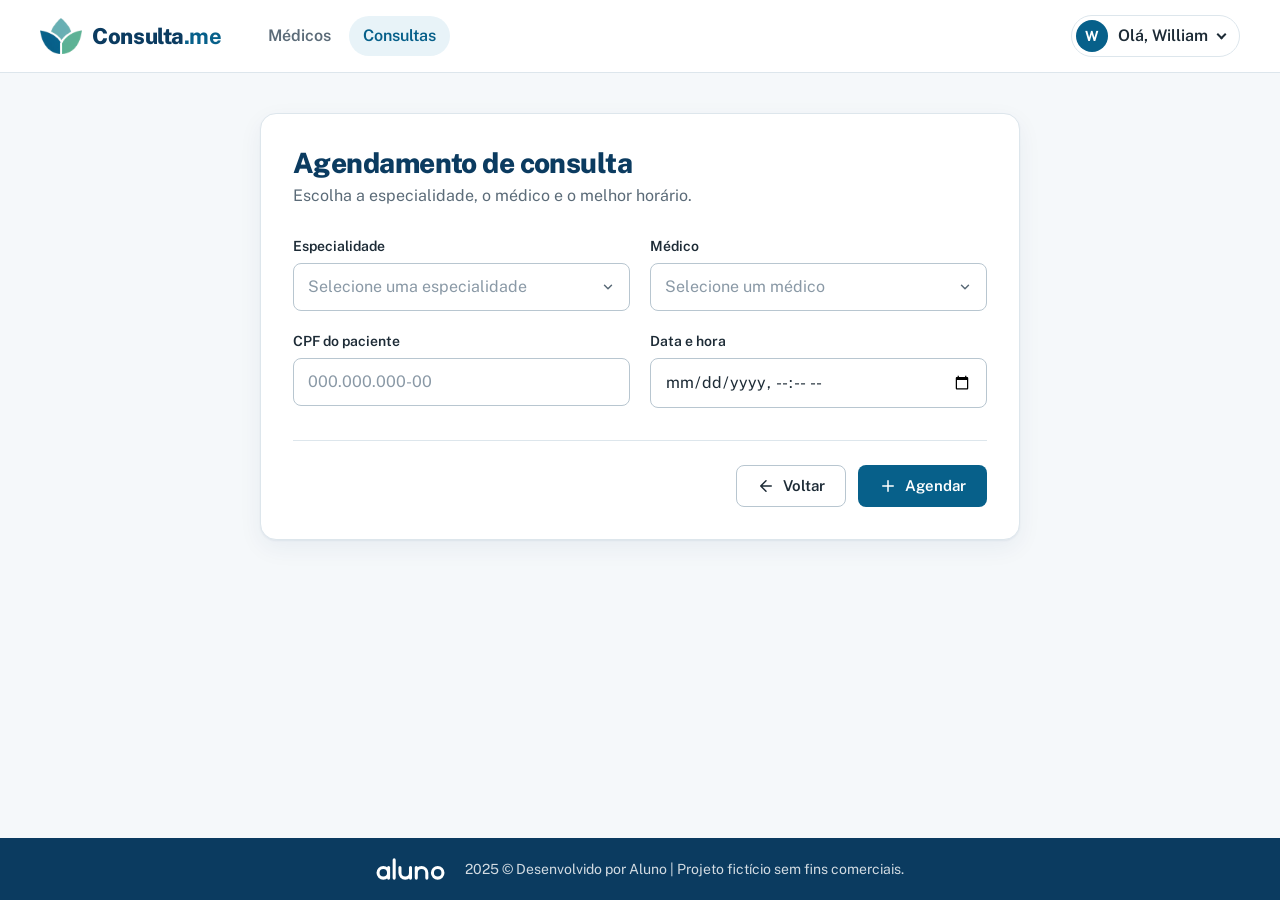
<file: templates/consulta/cadastrar_consulta.html>
<!DOCTYPE html>
<html lang="pt-br">

<head>
  <meta charset="UTF-8">
  <meta name="viewport" content="width=device-width, initial-scale=1.0">
  <title>Agendamento de consulta · Consulta.me</title>
  <link rel="icon" href="../assets/favicon.png" type="image/png">
  <link rel="preconnect" href="https://fonts.googleapis.com">
  <link rel="preconnect" href="https://fonts.gstatic.com" crossorigin>
  <link rel="stylesheet" href="https://fonts.googleapis.com/css2?family=Public+Sans:wght@400;600;700;800&display=swap">
  <link rel="stylesheet" href="../style.css">
</head>

<body>
  <header class="header">
    <div class="container header-container">
      <a class="brand" href="../login/index_logado.html">
        <img src="../assets/logo-icone.png" alt="" width="113" height="96">
        <span>Consulta<strong>.me</strong></span>
      </a>

      <nav class="nav" aria-label="Principal">
        <a href="../medico/listagem_medico.html" class="nav-link">Médicos</a>
        <a href="./listagem_consulta.html" class="nav-link" aria-current="page">Consultas</a>
      </nav>

      <details class="user-menu">
        <summary><span class="avatar">W</span><span class="user-menu-name">Olá, William</span></summary>
        <div class="user-menu-list">
          <a href="../index.html">
            <svg class="icon" viewBox="0 0 24 24" fill="none" stroke="currentColor" stroke-width="2" stroke-linecap="round" stroke-linejoin="round" aria-hidden="true"><path d="M9 21H5a2 2 0 0 1-2-2V5a2 2 0 0 1 2-2h4M16 17l5-5-5-5M21 12H9"/></svg>
            Sair
          </a>
        </div>
      </details>
    </div>
  </header>

  <main class="container page">
    <section class="card form-card">
      <div class="page-header">
        <div>
          <h1 class="page-title">Agendamento de consulta</h1>
          <p class="page-subtitle">Escolha a especialidade, o médico e o melhor horário.</p>
        </div>
      </div>

      <form method="post" action="#">
        <input type="hidden" name="id">

        <div class="form-grid">
          <div class="form-group">
            <label for="especialidade">Especialidade</label>
            <select id="especialidade" name="especialidade" required>
              <option value="" disabled selected>Selecione uma especialidade</option>
              <option>ORTOPEDIA</option>
            </select>
          </div>

          <div class="form-group">
            <label for="idMedico">Médico</label>
            <select id="idMedico" name="idMedico" required>
              <option value="" disabled selected>Selecione um médico</option>
            </select>
          </div>

          <div class="form-group">
            <label for="cpf">CPF do paciente</label>
            <input id="cpf" name="cpf" inputmode="numeric" placeholder="000.000.000-00" required>
          </div>

          <div class="form-group">
            <label for="data">Data e hora</label>
            <input id="data" name="data" type="datetime-local" required>
          </div>
        </div>

        <div class="form-actions">
          <a href="./listagem_consulta.html" class="btn btn-secondary">
            <svg class="icon" viewBox="0 0 24 24" fill="none" stroke="currentColor" stroke-width="2" stroke-linecap="round" stroke-linejoin="round" aria-hidden="true"><path d="M19 12H5M12 19l-7-7 7-7"/></svg>
            Voltar
          </a>

          <button type="submit" class="btn btn-primary">
            <svg class="icon" viewBox="0 0 24 24" fill="none" stroke="currentColor" stroke-width="2" stroke-linecap="round" stroke-linejoin="round" aria-hidden="true"><path d="M12 5v14M5 12h14"/></svg>
            Agendar
          </button>
        </div>
      </form>
    </section>
  </main>

  <footer class="footer">
    <div class="container footer-container">
      <img src="../assets/logo-aluno.svg" alt="Logo Aluno" width="203" height="64">
      <p>2025 © Desenvolvido por Aluno | Projeto fictício sem fins comerciais.</p>
    </div>
  </footer>
</body>

</html>
</file>
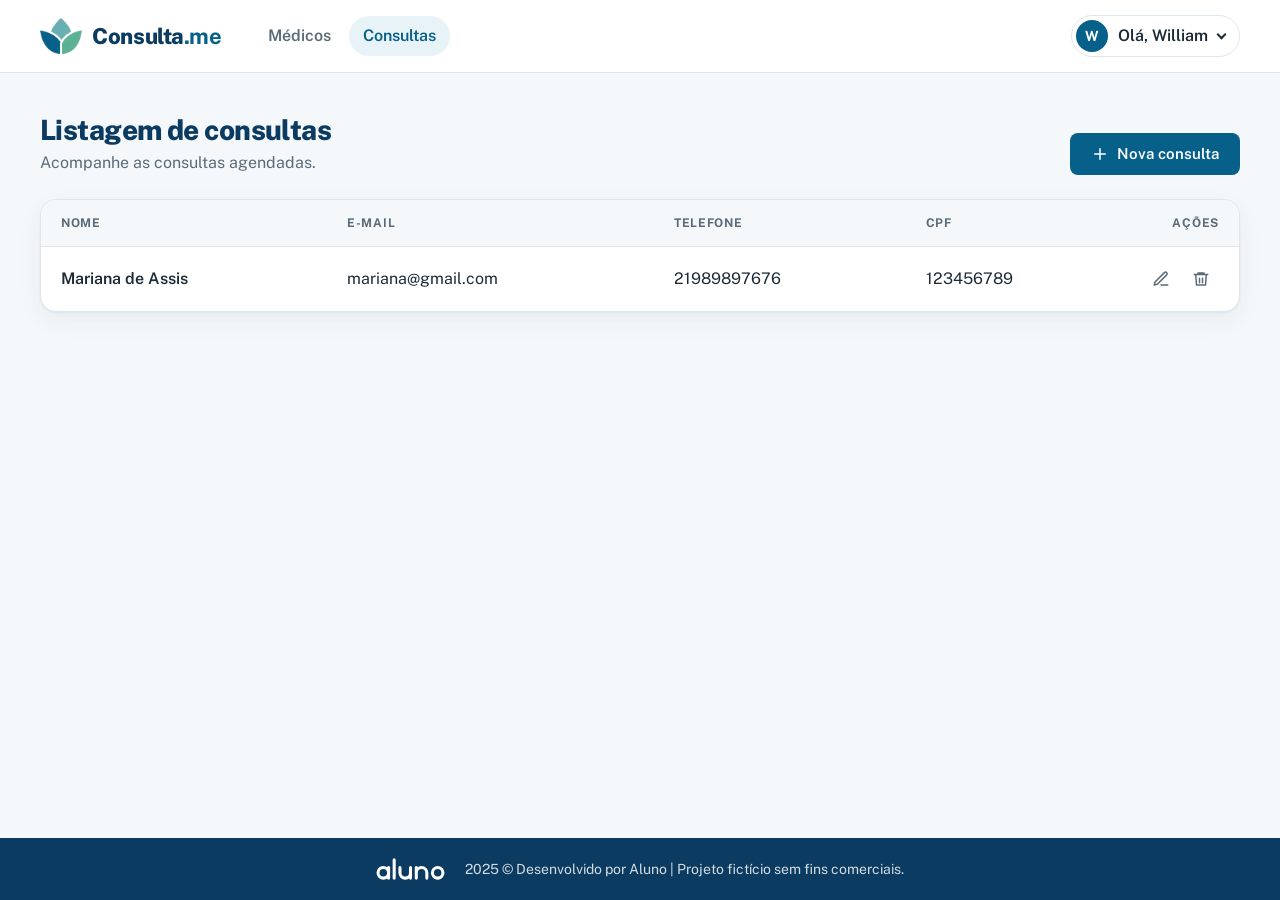
<file: templates/consulta/listagem_consulta.html>
<!DOCTYPE html>
<html lang="pt-br">

<head>
  <meta charset="UTF-8">
  <meta name="viewport" content="width=device-width, initial-scale=1.0">
  <title>Listagem de consultas · Consulta.me</title>
  <link rel="icon" href="../assets/favicon.png" type="image/png">
  <link rel="preconnect" href="https://fonts.googleapis.com">
  <link rel="preconnect" href="https://fonts.gstatic.com" crossorigin>
  <link rel="stylesheet" href="https://fonts.googleapis.com/css2?family=Public+Sans:wght@400;600;700;800&display=swap">
  <link rel="stylesheet" href="../style.css">
</head>

<body>
  <header class="header">
    <div class="container header-container">
      <a class="brand" href="../login/index_logado.html">
        <img src="../assets/logo-icone.png" alt="" width="113" height="96">
        <span>Consulta<strong>.me</strong></span>
      </a>

      <nav class="nav" aria-label="Principal">
        <a href="../medico/listagem_medico.html" class="nav-link">Médicos</a>
        <a href="./listagem_consulta.html" class="nav-link" aria-current="page">Consultas</a>
      </nav>

      <details class="user-menu">
        <summary><span class="avatar">W</span><span class="user-menu-name">Olá, William</span></summary>
        <div class="user-menu-list">
          <a href="../index.html">
            <svg class="icon" viewBox="0 0 24 24" fill="none" stroke="currentColor" stroke-width="2" stroke-linecap="round" stroke-linejoin="round" aria-hidden="true"><path d="M9 21H5a2 2 0 0 1-2-2V5a2 2 0 0 1 2-2h4M16 17l5-5-5-5M21 12H9"/></svg>
            Sair
          </a>
        </div>
      </details>
    </div>
  </header>

  <main class="container page">
    <div class="page-header">
      <div>
        <h1 class="page-title">Listagem de consultas</h1>
        <p class="page-subtitle">Acompanhe as consultas agendadas.</p>
      </div>

      <a href="./cadastrar_consulta.html" class="btn btn-primary">
        <svg class="icon" viewBox="0 0 24 24" fill="none" stroke="currentColor" stroke-width="2" stroke-linecap="round" stroke-linejoin="round" aria-hidden="true"><path d="M12 5v14M5 12h14"/></svg>
        Nova consulta
      </a>
    </div>

    <section class="card card-table">
      <div class="table-wrapper">
        <table class="tabela">
          <thead>
            <tr>
              <th>Nome</th>
              <th>E-mail</th>
              <th>Telefone</th>
              <th>CPF</th>
              <th class="col-acoes">Ações</th>
            </tr>
          </thead>

          <tbody>
            <tr>
              <td>Mariana de Assis</td>
              <td>mariana@gmail.com</td>
              <td>21989897676</td>
              <td>123456789</td>
              <td class="col-acoes">
                <div class="acoes">
                  <a href="#" class="icon-btn" title="Editar" aria-label="Editar">
                    <svg class="icon" viewBox="0 0 24 24" fill="none" stroke="currentColor" stroke-width="2" stroke-linecap="round" stroke-linejoin="round" aria-hidden="true"><path d="M12 20h9"/><path d="M16.5 3.5a2.12 2.12 0 0 1 3 3L7 19l-4 1 1-4Z"/></svg>
                  </a>
                  <a href="#" class="icon-btn icon-btn-danger" title="Excluir" aria-label="Excluir">
                    <svg class="icon" viewBox="0 0 24 24" fill="none" stroke="currentColor" stroke-width="2" stroke-linecap="round" stroke-linejoin="round" aria-hidden="true"><path d="M3 6h18M8 6V4h8v2M19 6l-1 14H6L5 6M10 11v6M14 11v6"/></svg>
                  </a>
                </div>
              </td>
            </tr>
          </tbody>
        </table>
      </div>
    </section>
  </main>

  <footer class="footer">
    <div class="container footer-container">
      <img src="../assets/logo-aluno.svg" alt="Logo Aluno" width="203" height="64">
      <p>2025 © Desenvolvido por Aluno | Projeto fictício sem fins comerciais.</p>
    </div>
  </footer>
</body>

</html>
</file>
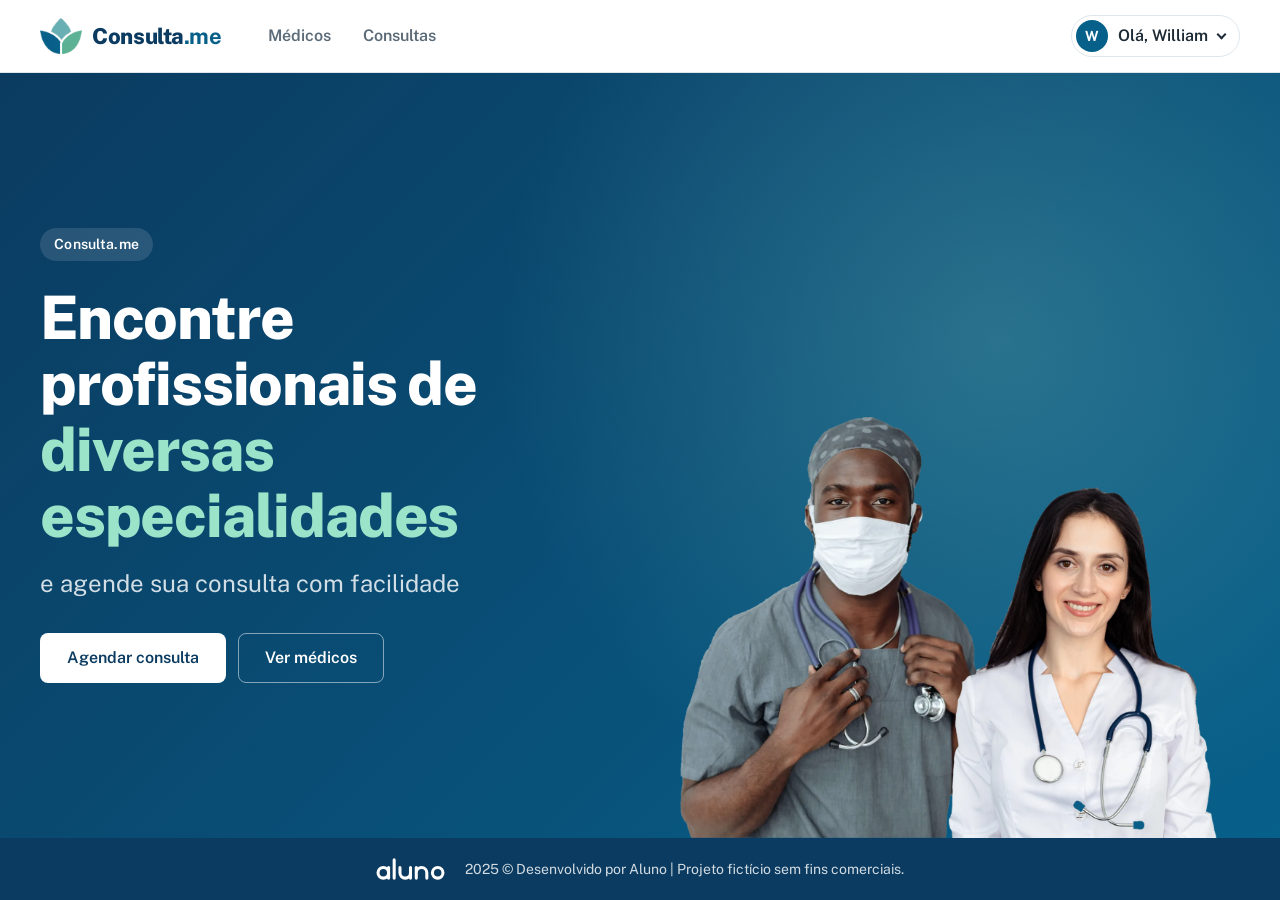
<file: templates/login/index_logado.html>
<!DOCTYPE html>
<html lang="pt-br">

<head>
  <meta charset="UTF-8">
  <meta name="viewport" content="width=device-width, initial-scale=1.0">
  <title>Consulta.me</title>
  <link rel="icon" href="../assets/favicon.png" type="image/png">
  <link rel="preconnect" href="https://fonts.googleapis.com">
  <link rel="preconnect" href="https://fonts.gstatic.com" crossorigin>
  <link rel="stylesheet" href="https://fonts.googleapis.com/css2?family=Public+Sans:wght@400;600;700;800&display=swap">
  <link rel="stylesheet" href="../style.css">
</head>

<body>
  <header class="header">
    <div class="container header-container">
      <a class="brand" href="./index_logado.html">
        <img src="../assets/logo-icone.png" alt="" width="113" height="96">
        <span>Consulta<strong>.me</strong></span>
      </a>

      <nav class="nav" aria-label="Principal">
        <a href="../medico/listagem_medico.html" class="nav-link">Médicos</a>
        <a href="../consulta/listagem_consulta.html" class="nav-link">Consultas</a>
      </nav>

      <details class="user-menu">
        <summary><span class="avatar">W</span><span class="user-menu-name">Olá, William</span></summary>
        <div class="user-menu-list">
          <a href="../index.html">
            <svg class="icon" viewBox="0 0 24 24" fill="none" stroke="currentColor" stroke-width="2" stroke-linecap="round" stroke-linejoin="round" aria-hidden="true"><path d="M9 21H5a2 2 0 0 1-2-2V5a2 2 0 0 1 2-2h4M16 17l5-5-5-5M21 12H9"/></svg>
            Sair
          </a>
        </div>
      </details>
    </div>
  </header>

  <main class="hero">
    <div class="container hero-container">
      <div class="hero-content">
        <span class="hero-eyebrow">Consulta.me</span>
        <h1 class="hero-title">Encontre profissionais de <span>diversas especialidades</span></h1>
        <p class="hero-subtitle">e agende sua consulta com facilidade</p>

        <div class="hero-actions">
          <a href="../consulta/cadastrar_consulta.html" class="btn btn-light btn-lg">Agendar consulta</a>
          <a href="../medico/listagem_medico.html" class="btn btn-outline-light btn-lg">Ver médicos</a>
        </div>
      </div>

      <div class="hero-image">
        <img src="../assets/medico.webp" alt="Médico com máscara" width="802" height="1111">
        <img src="../assets/medica.webp" alt="Médica com estetoscópio" width="740" height="988">
      </div>
    </div>
  </main>

  <footer class="footer">
    <div class="container footer-container">
      <img src="../assets/logo-aluno.svg" alt="Logo Aluno" width="203" height="64">
      <p>2025 © Desenvolvido por Aluno | Projeto fictício sem fins comerciais.</p>
    </div>
  </footer>
</body>

</html>
</file>
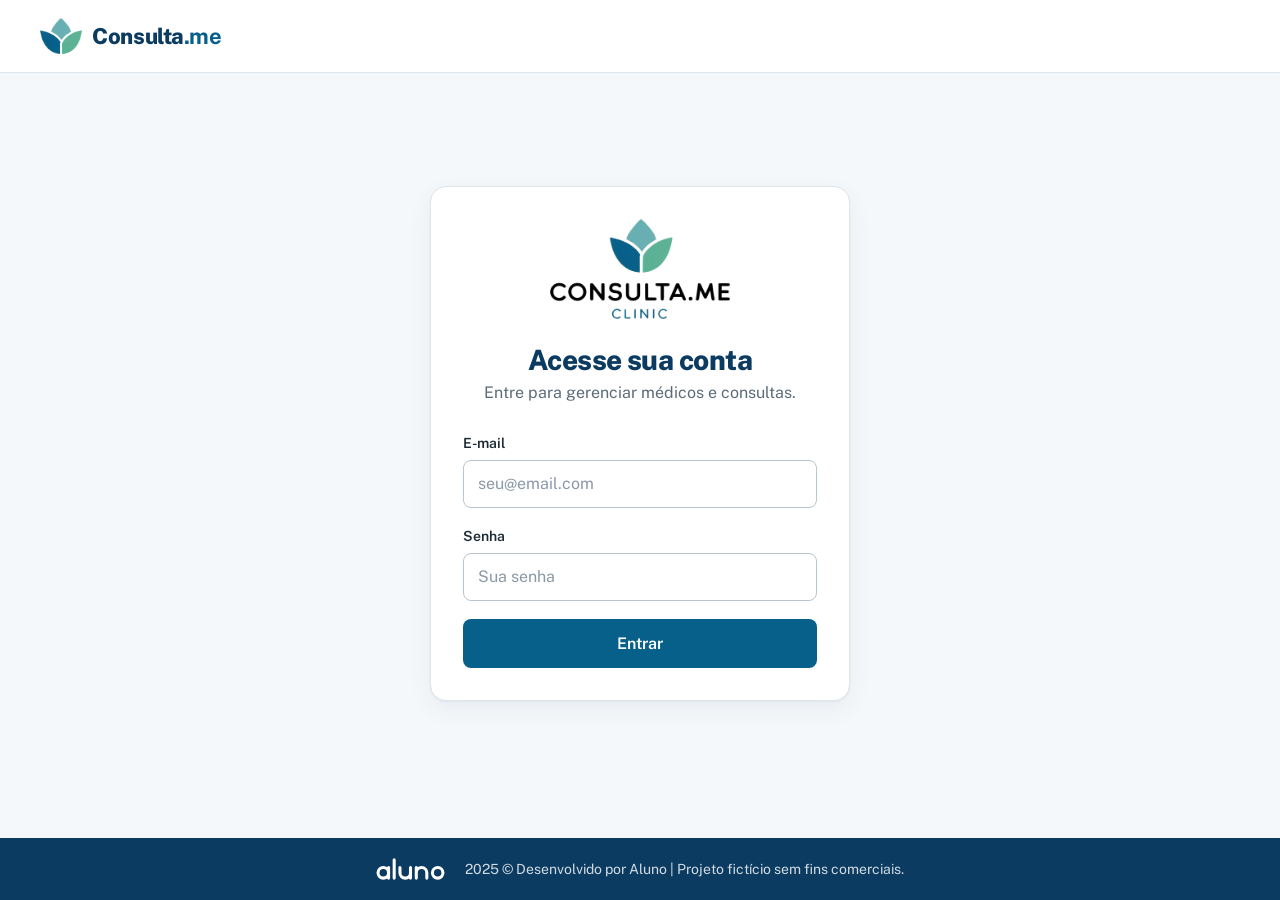
<file: templates/login/login.html>
<!DOCTYPE html>
<html lang="pt-br">

<head>
  <meta charset="UTF-8">
  <meta name="viewport" content="width=device-width, initial-scale=1.0">
  <title>Login · Consulta.me</title>
  <link rel="icon" href="../assets/favicon.png" type="image/png">
  <link rel="preconnect" href="https://fonts.googleapis.com">
  <link rel="preconnect" href="https://fonts.gstatic.com" crossorigin>
  <link rel="stylesheet" href="https://fonts.googleapis.com/css2?family=Public+Sans:wght@400;600;700;800&display=swap">
  <link rel="stylesheet" href="../style.css">
</head>

<body>
  <header class="header">
    <div class="container header-container">
      <a class="brand" href="../index.html">
        <img src="../assets/logo-icone.png" alt="" width="113" height="96">
        <span>Consulta<strong>.me</strong></span>
      </a>
    </div>
  </header>

  <main class="container page page-center">
    <section class="card auth-card">
      <img src="../assets/logo.png" alt="Consulta.me Clinic" class="auth-logo" width="440" height="245">
      <h1 class="page-title">Acesse sua conta</h1>
      <p class="page-subtitle">Entre para gerenciar médicos e consultas.</p>

      <form method="post" action="#" class="form">
        <div class="form-group">
          <label for="username">E-mail</label>
          <input id="username" name="username" type="email" placeholder="seu@email.com" autocomplete="email" required>
        </div>

        <div class="form-group">
          <label for="password">Senha</label>
          <input id="password" name="password" type="password" placeholder="Sua senha" autocomplete="current-password" required>
        </div>

        <button type="submit" class="btn btn-primary btn-lg btn-block">Entrar</button>
      </form>
    </section>
  </main>

  <footer class="footer">
    <div class="container footer-container">
      <img src="../assets/logo-aluno.svg" alt="Logo Aluno" width="203" height="64">
      <p>2025 © Desenvolvido por Aluno | Projeto fictício sem fins comerciais.</p>
    </div>
  </footer>
</body>

</html>
</file>
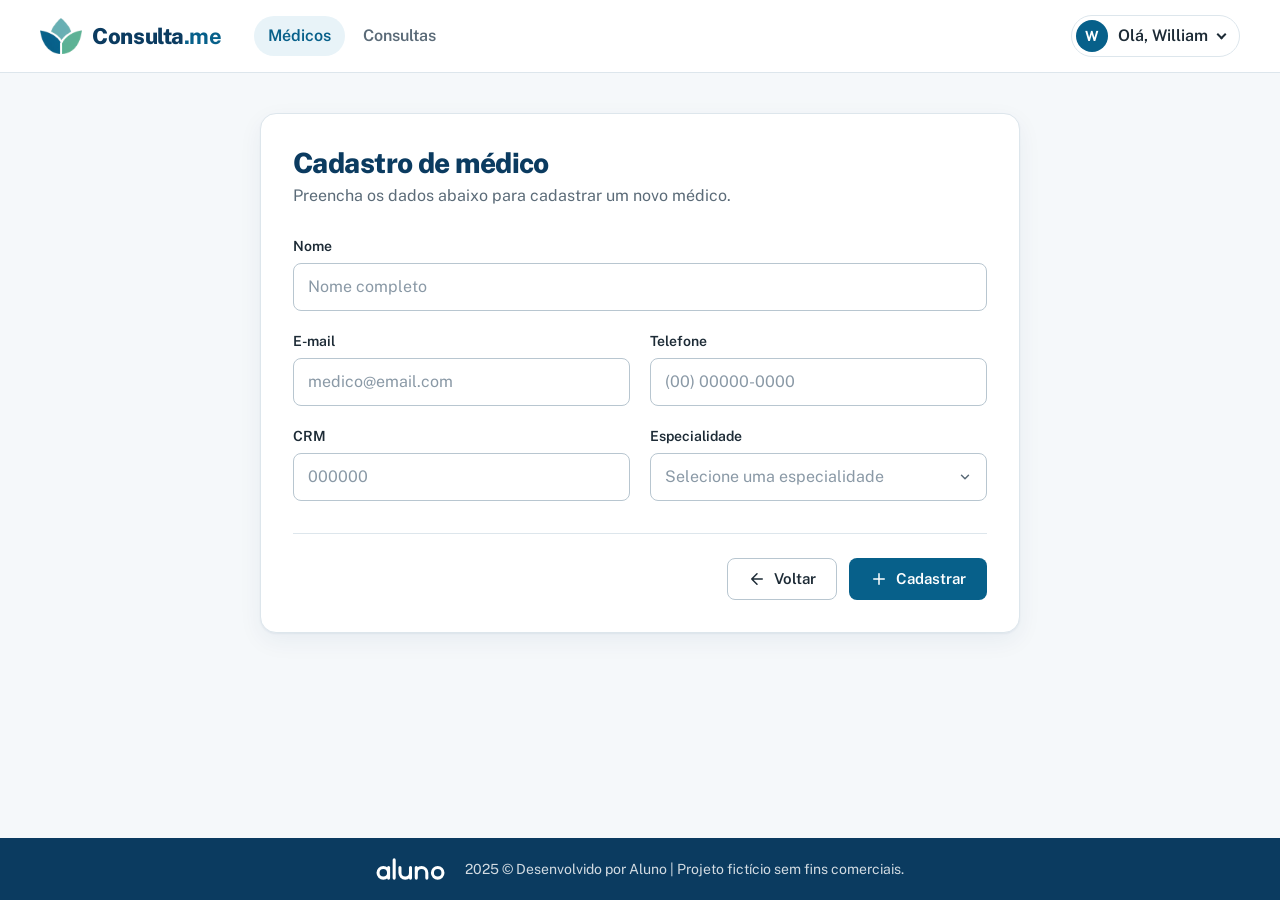
<file: templates/medico/cadastrar_medico.html>
<!DOCTYPE html>
<html lang="pt-br">

<head>
  <meta charset="UTF-8">
  <meta name="viewport" content="width=device-width, initial-scale=1.0">
  <title>Cadastro de médico · Consulta.me</title>
  <link rel="icon" href="../assets/favicon.png" type="image/png">
  <link rel="preconnect" href="https://fonts.googleapis.com">
  <link rel="preconnect" href="https://fonts.gstatic.com" crossorigin>
  <link rel="stylesheet" href="https://fonts.googleapis.com/css2?family=Public+Sans:wght@400;600;700;800&display=swap">
  <link rel="stylesheet" href="../style.css">
</head>

<body>
  <header class="header">
    <div class="container header-container">
      <a class="brand" href="../login/index_logado.html">
        <img src="../assets/logo-icone.png" alt="" width="113" height="96">
        <span>Consulta<strong>.me</strong></span>
      </a>

      <nav class="nav" aria-label="Principal">
        <a href="./listagem_medico.html" class="nav-link" aria-current="page">Médicos</a>
        <a href="../consulta/listagem_consulta.html" class="nav-link">Consultas</a>
      </nav>

      <details class="user-menu">
        <summary><span class="avatar">W</span><span class="user-menu-name">Olá, William</span></summary>
        <div class="user-menu-list">
          <a href="../index.html">
            <svg class="icon" viewBox="0 0 24 24" fill="none" stroke="currentColor" stroke-width="2" stroke-linecap="round" stroke-linejoin="round" aria-hidden="true"><path d="M9 21H5a2 2 0 0 1-2-2V5a2 2 0 0 1 2-2h4M16 17l5-5-5-5M21 12H9"/></svg>
            Sair
          </a>
        </div>
      </details>
    </div>
  </header>

  <main class="container page">
    <section class="card form-card">
      <div class="page-header">
        <div>
          <h1 class="page-title">Cadastro de médico</h1>
          <p class="page-subtitle">Preencha os dados abaixo para cadastrar um novo médico.</p>
        </div>
      </div>

      <form method="post" action="#">
        <input type="hidden" name="id">

        <div class="form-grid">
          <div class="form-group form-group-full">
            <label for="nome">Nome</label>
            <input id="nome" name="nome" placeholder="Nome completo" autocomplete="name" required>
          </div>

          <div class="form-group">
            <label for="email">E-mail</label>
            <input id="email" name="email" type="email" placeholder="medico@email.com" autocomplete="email" required>
          </div>

          <div class="form-group">
            <label for="telefone">Telefone</label>
            <input id="telefone" name="telefone" type="tel" placeholder="(00) 00000-0000" autocomplete="tel" required>
          </div>

          <div class="form-group">
            <label for="crm">CRM</label>
            <input id="crm" name="crm" inputmode="numeric" placeholder="000000" required>
          </div>

          <div class="form-group">
            <label for="especialidade">Especialidade</label>
            <select id="especialidade" name="especialidade" required>
              <option value="" disabled selected>Selecione uma especialidade</option>
              <option>ORTOPEDIA</option>
            </select>
          </div>
        </div>

        <div class="form-actions">
          <a href="./listagem_medico.html" class="btn btn-secondary">
            <svg class="icon" viewBox="0 0 24 24" fill="none" stroke="currentColor" stroke-width="2" stroke-linecap="round" stroke-linejoin="round" aria-hidden="true"><path d="M19 12H5M12 19l-7-7 7-7"/></svg>
            Voltar
          </a>

          <button type="submit" class="btn btn-primary">
            <svg class="icon" viewBox="0 0 24 24" fill="none" stroke="currentColor" stroke-width="2" stroke-linecap="round" stroke-linejoin="round" aria-hidden="true"><path d="M12 5v14M5 12h14"/></svg>
            Cadastrar
          </button>
        </div>
      </form>
    </section>
  </main>

  <footer class="footer">
    <div class="container footer-container">
      <img src="../assets/logo-aluno.svg" alt="Logo Aluno" width="203" height="64">
      <p>2025 © Desenvolvido por Aluno | Projeto fictício sem fins comerciais.</p>
    </div>
  </footer>
</body>

</html>
</file>
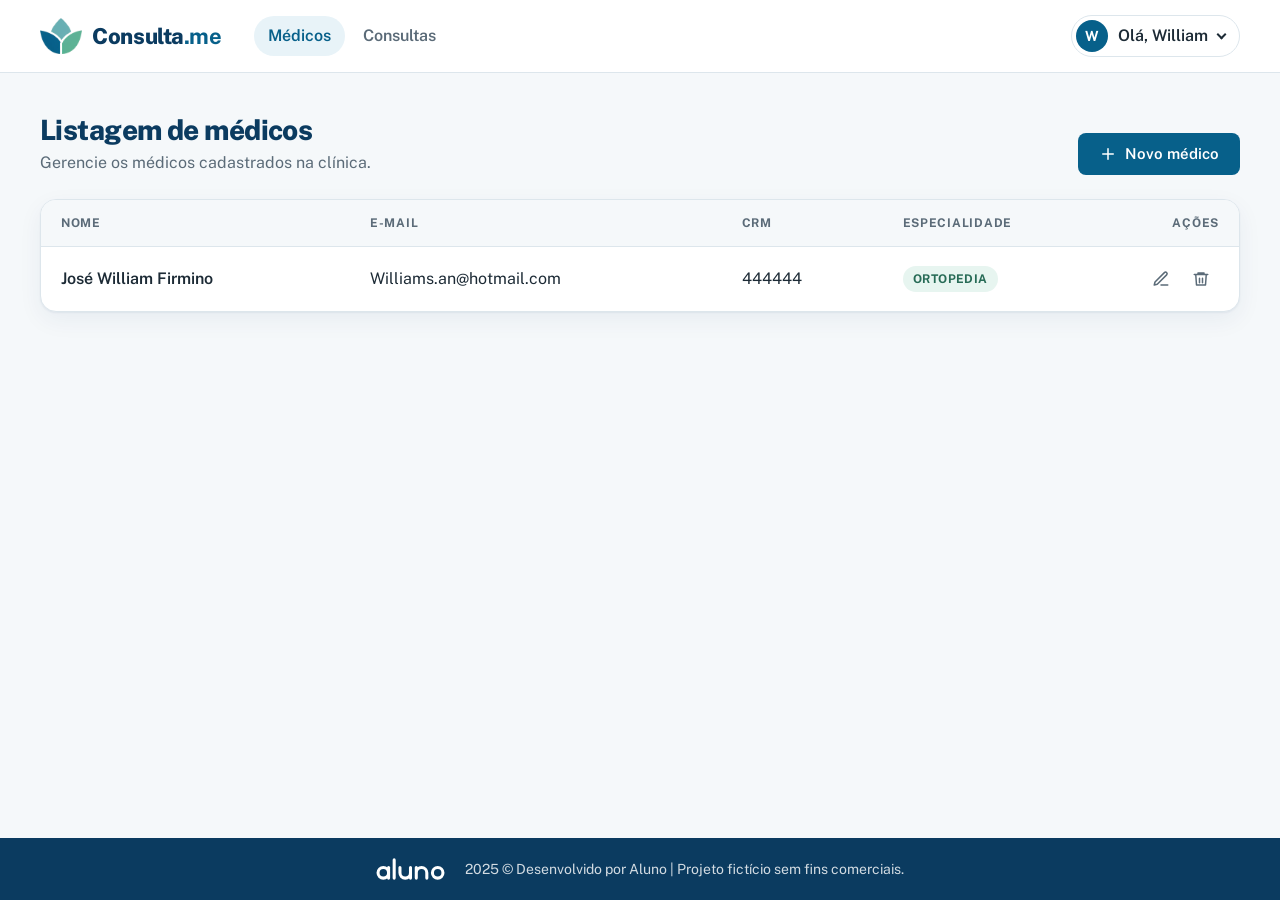
<file: templates/medico/listagem_medico.html>
<!DOCTYPE html>
<html lang="pt-br">

<head>
  <meta charset="UTF-8">
  <meta name="viewport" content="width=device-width, initial-scale=1.0">
  <title>Listagem de médicos · Consulta.me</title>
  <link rel="icon" href="../assets/favicon.png" type="image/png">
  <link rel="preconnect" href="https://fonts.googleapis.com">
  <link rel="preconnect" href="https://fonts.gstatic.com" crossorigin>
  <link rel="stylesheet" href="https://fonts.googleapis.com/css2?family=Public+Sans:wght@400;600;700;800&display=swap">
  <link rel="stylesheet" href="../style.css">
</head>

<body>
  <header class="header">
    <div class="container header-container">
      <a class="brand" href="../login/index_logado.html">
        <img src="../assets/logo-icone.png" alt="" width="113" height="96">
        <span>Consulta<strong>.me</strong></span>
      </a>

      <nav class="nav" aria-label="Principal">
        <a href="./listagem_medico.html" class="nav-link" aria-current="page">Médicos</a>
        <a href="../consulta/listagem_consulta.html" class="nav-link">Consultas</a>
      </nav>

      <details class="user-menu">
        <summary><span class="avatar">W</span><span class="user-menu-name">Olá, William</span></summary>
        <div class="user-menu-list">
          <a href="../index.html">
            <svg class="icon" viewBox="0 0 24 24" fill="none" stroke="currentColor" stroke-width="2" stroke-linecap="round" stroke-linejoin="round" aria-hidden="true"><path d="M9 21H5a2 2 0 0 1-2-2V5a2 2 0 0 1 2-2h4M16 17l5-5-5-5M21 12H9"/></svg>
            Sair
          </a>
        </div>
      </details>
    </div>
  </header>

  <main class="container page">
    <div class="page-header">
      <div>
        <h1 class="page-title">Listagem de médicos</h1>
        <p class="page-subtitle">Gerencie os médicos cadastrados na clínica.</p>
      </div>

      <a href="./cadastrar_medico.html" class="btn btn-primary">
        <svg class="icon" viewBox="0 0 24 24" fill="none" stroke="currentColor" stroke-width="2" stroke-linecap="round" stroke-linejoin="round" aria-hidden="true"><path d="M12 5v14M5 12h14"/></svg>
        Novo médico
      </a>
    </div>

    <section class="card card-table">
      <div class="table-wrapper">
        <table class="tabela">
          <thead>
            <tr>
              <th>Nome</th>
              <th>E-mail</th>
              <th>CRM</th>
              <th>Especialidade</th>
              <th class="col-acoes">Ações</th>
            </tr>
          </thead>

          <tbody>
            <tr>
              <td>José William Firmino</td>
              <td>Williams.an@hotmail.com</td>
              <td>444444</td>
              <td><span class="badge">ORTOPEDIA</span></td>
              <td class="col-acoes">
                <div class="acoes">
                  <a href="#" class="icon-btn" title="Editar" aria-label="Editar">
                    <svg class="icon" viewBox="0 0 24 24" fill="none" stroke="currentColor" stroke-width="2" stroke-linecap="round" stroke-linejoin="round" aria-hidden="true"><path d="M12 20h9"/><path d="M16.5 3.5a2.12 2.12 0 0 1 3 3L7 19l-4 1 1-4Z"/></svg>
                  </a>
                  <a href="#" class="icon-btn icon-btn-danger" title="Excluir" aria-label="Excluir">
                    <svg class="icon" viewBox="0 0 24 24" fill="none" stroke="currentColor" stroke-width="2" stroke-linecap="round" stroke-linejoin="round" aria-hidden="true"><path d="M3 6h18M8 6V4h8v2M19 6l-1 14H6L5 6M10 11v6M14 11v6"/></svg>
                  </a>
                </div>
              </td>
            </tr>
          </tbody>
        </table>
      </div>
    </section>
  </main>

  <footer class="footer">
    <div class="container footer-container">
      <img src="../assets/logo-aluno.svg" alt="Logo Aluno" width="203" height="64">
      <p>2025 © Desenvolvido por Aluno | Projeto fictício sem fins comerciais.</p>
    </div>
  </footer>
</body>

</html>
</file>
<file: templates/style.css>
/*
    Variáveis (cores baseadas no logo)
*/
:root {
  --azul-escuro: #0b3b60;
  --azul: #07608a;
  --azul-hover: #054b6d;
  --azul-claro: #e8f3f8;
  --verde: #5db197;
  --verde-texto: #276b56;
  --verde-claro: #e7f5f0;
  --vermelho: #d92d20;
  --vermelho-claro: #fdecea;

  --texto: #1d2b36;
  --texto-suave: #5b6b78;
  --borda: #dde6ec;
  --borda-input: #b8c6d0;
  --fundo: #f5f8fa;
  --branco: #fff;

  --raio: 16px;
  --raio-sm: 8px;
  --sombra: 0 1px 2px rgba(11, 59, 96, 0.06), 0 8px 24px rgba(11, 59, 96, 0.06);
}

*,
*::before,
*::after {
  margin: 0;
  padding: 0;
  box-sizing: border-box;
}

body {
  font-family: "Public Sans", system-ui, -apple-system, "Segoe UI", sans-serif;
  line-height: 1.5;
  color: var(--texto);
  background-color: var(--fundo);
  display: flex;
  flex-direction: column;
  min-height: 100vh;
  min-height: 100dvh;
  -webkit-font-smoothing: antialiased;
}

main {
  flex: 1;
}

img,
svg {
  display: block;
  max-width: 100%;
}

a {
  color: inherit;
  text-decoration: none;
}

input,
select,
button {
  font: inherit;
}

:focus-visible {
  outline: 3px solid rgba(7, 96, 138, 0.4);
  outline-offset: 2px;
}

.container {
  width: min(100% - 32px, 1200px);
  margin-inline: auto;
}

.icon {
  width: 18px;
  height: 18px;
  flex-shrink: 0;
}

/*
    Estilização do header
*/
.header {
  position: sticky;
  top: 0;
  z-index: 20;
  background-color: rgba(255, 255, 255, 0.92);
  backdrop-filter: blur(8px);
  border-bottom: 1px solid var(--borda);
}

.header-container {
  display: flex;
  align-items: center;
  flex-wrap: wrap;
  gap: 8px 32px;
  min-height: 72px;
}

.brand {
  display: flex;
  align-items: center;
  gap: 10px;
  font-size: 1.375rem;
  font-weight: 800;
  letter-spacing: -0.02em;
  color: var(--azul-escuro);
}

.brand img {
  width: auto;
  height: 36px;
}

.brand strong {
  color: var(--azul);
}

.header-actions {
  margin-left: auto;
}

.nav {
  display: flex;
  gap: 4px;
}

.nav-link {
  padding: 8px 14px;
  border-radius: 999px;
  font-weight: 600;
  color: var(--texto-suave);
  transition: background-color 0.2s, color 0.2s;
}

.nav-link:hover,
.nav-link[aria-current="page"] {
  color: var(--azul);
  background-color: var(--azul-claro);
}

/* Menu do usuário (abre ao clicar, sem JavaScript) */
.user-menu {
  position: relative;
  margin-left: auto;
}

.user-menu summary {
  display: flex;
  align-items: center;
  gap: 10px;
  padding: 4px 14px 4px 4px;
  border: 1px solid var(--borda);
  border-radius: 999px;
  font-weight: 600;
  list-style: none;
  cursor: pointer;
  user-select: none;
  transition: border-color 0.2s;
}

.user-menu summary::-webkit-details-marker {
  display: none;
}

.user-menu summary:hover {
  border-color: var(--azul);
}

.user-menu summary::after {
  content: "";
  width: 7px;
  height: 7px;
  border-right: 2px solid currentColor;
  border-bottom: 2px solid currentColor;
  transform: translateY(-2px) rotate(45deg);
  transition: transform 0.2s;
}

.user-menu[open] summary::after {
  transform: translateY(2px) rotate(-135deg);
}

.avatar {
  display: grid;
  place-items: center;
  width: 32px;
  height: 32px;
  border-radius: 50%;
  background-color: var(--azul);
  color: var(--branco);
  font-size: 0.875rem;
  font-weight: 700;
}

.user-menu-list {
  position: absolute;
  top: calc(100% + 8px);
  right: 0;
  min-width: 180px;
  padding: 6px;
  background-color: var(--branco);
  border: 1px solid var(--borda);
  border-radius: 12px;
  box-shadow: var(--sombra);
}

.user-menu-list a {
  display: flex;
  align-items: center;
  gap: 8px;
  padding: 8px 12px;
  border-radius: var(--raio-sm);
  transition: background-color 0.2s, color 0.2s;
}

.user-menu-list a:hover {
  background-color: var(--vermelho-claro);
  color: var(--vermelho);
}

/*
    Botões
*/
.btn {
  display: inline-flex;
  align-items: center;
  justify-content: center;
  gap: 8px;
  padding: 11px 20px;
  border: 1px solid transparent;
  border-radius: var(--raio-sm);
  font-size: 0.9375rem;
  font-weight: 600;
  line-height: 1.2;
  cursor: pointer;
  transition: background-color 0.2s, border-color 0.2s, color 0.2s;
}

.btn-primary {
  background-color: var(--azul);
  color: var(--branco);
}

.btn-primary:hover {
  background-color: var(--azul-hover);
}

.btn-secondary {
  background-color: var(--branco);
  border-color: var(--borda-input);
  color: var(--texto);
}

.btn-secondary:hover {
  border-color: var(--azul);
  color: var(--azul);
}

.btn-light {
  background-color: var(--branco);
  color: var(--azul-escuro);
}

.btn-light:hover {
  background-color: var(--azul-claro);
}

.btn-outline-light {
  border-color: rgba(255, 255, 255, 0.5);
  color: var(--branco);
}

.btn-outline-light:hover {
  border-color: var(--branco);
  background-color: rgba(255, 255, 255, 0.1);
}

.btn-lg {
  padding: 14px 26px;
  font-size: 1rem;
}

.btn-block {
  width: 100%;
}

/*
    Estilização da seção principal (home)
*/
.hero {
  display: flex;
  overflow: hidden;
  color: var(--branco);
  background:
    radial-gradient(circle at 78% 35%, rgba(104, 175, 179, 0.35), transparent 45%),
    linear-gradient(135deg, var(--azul-escuro) 0%, var(--azul) 100%);
}

.hero-container {
  display: grid;
  grid-template-columns: 1fr 1fr;
  align-items: end;
  gap: 32px;
}

.hero-content {
  align-self: center;
  padding-block: 64px;
}

.hero-eyebrow {
  display: inline-block;
  margin-bottom: 24px;
  padding: 6px 14px;
  border-radius: 999px;
  background-color: rgba(255, 255, 255, 0.12);
  font-size: 0.875rem;
  font-weight: 600;
  letter-spacing: 0.02em;
}

.hero-title {
  margin-bottom: 16px;
  font-size: clamp(2.25rem, 5vw, 3.75rem);
  font-weight: 800;
  line-height: 1.1;
  letter-spacing: -0.02em;
}

.hero-title span {
  color: #9be3c9;
}

.hero-subtitle {
  margin-bottom: 32px;
  font-size: clamp(1.125rem, 2vw, 1.5rem);
  color: rgba(255, 255, 255, 0.82);
}

.hero-actions {
  display: flex;
  flex-wrap: wrap;
  gap: 12px;
}

.hero-image {
  display: flex;
  align-items: flex-end;
  justify-content: center;
  padding-top: 48px;
}

.hero-image img {
  width: 52%;
  height: auto;
}

.hero-image img:last-child {
  width: 46%;
  margin-left: -6%;
}

/*
    Páginas internas (listagens e formulários)
*/
.page {
  padding-block: 40px 64px;
}

.page-header {
  display: flex;
  flex-wrap: wrap;
  align-items: flex-end;
  justify-content: space-between;
  gap: 16px;
  margin-bottom: 24px;
}

.page-title {
  font-size: 1.75rem;
  font-weight: 800;
  line-height: 1.2;
  letter-spacing: -0.02em;
  color: var(--azul-escuro);
}

.page-subtitle {
  margin-top: 4px;
  color: var(--texto-suave);
}

.card {
  padding: 32px;
  background-color: var(--branco);
  border: 1px solid var(--borda);
  border-radius: var(--raio);
  box-shadow: var(--sombra);
}

/*
    Estilização das tabelas
*/
.card-table {
  padding: 0;
  overflow: hidden;
}

.table-wrapper {
  overflow-x: auto;
}

.tabela {
  width: 100%;
  min-width: 680px;
  border-collapse: collapse;
}

.tabela th,
.tabela td {
  padding: 14px 20px;
  text-align: left;
  white-space: nowrap;
  border-bottom: 1px solid var(--borda);
}

.tabela th {
  background-color: var(--fundo);
  font-size: 0.75rem;
  font-weight: 700;
  letter-spacing: 0.06em;
  text-transform: uppercase;
  color: var(--texto-suave);
}

.tabela tbody tr:last-child td {
  border-bottom: none;
}

.tabela tbody tr:hover {
  background-color: #fafcfd;
}

.tabela td:first-child {
  font-weight: 600;
}

.tabela .col-acoes {
  width: 1%;
  text-align: right;
}

.acoes {
  display: flex;
  justify-content: flex-end;
  gap: 4px;
}

.icon-btn {
  display: inline-grid;
  place-items: center;
  width: 36px;
  height: 36px;
  border-radius: var(--raio-sm);
  color: var(--texto-suave);
  transition: background-color 0.2s, color 0.2s;
}

.icon-btn:hover {
  background-color: var(--azul-claro);
  color: var(--azul);
}

.icon-btn-danger:hover {
  background-color: var(--vermelho-claro);
  color: var(--vermelho);
}

.badge {
  display: inline-block;
  padding: 4px 10px;
  border-radius: 999px;
  background-color: var(--verde-claro);
  color: var(--verde-texto);
  font-size: 0.75rem;
  font-weight: 700;
  letter-spacing: 0.04em;
}

/*
    Estilização dos formulários
*/
.form-card {
  max-width: 760px;
  margin-inline: auto;
}

.form-card .page-header {
  margin-bottom: 28px;
}

.form-grid {
  display: grid;
  grid-template-columns: repeat(2, 1fr);
  gap: 20px;
}

.form-group-full {
  grid-column: 1 / -1;
}

.form-group label {
  display: block;
  margin-bottom: 6px;
  font-size: 0.875rem;
  font-weight: 600;
}

.form-group input,
.form-group select {
  width: 100%;
  padding: 11px 14px;
  border: 1px solid var(--borda-input);
  border-radius: var(--raio-sm);
  background-color: var(--branco);
  color: var(--texto);
  transition: border-color 0.2s, box-shadow 0.2s;
}

.form-group input::placeholder {
  color: #8a99a6;
}

.form-group input:focus,
.form-group select:focus {
  outline: none;
  border-color: var(--azul);
  box-shadow: 0 0 0 4px rgba(7, 96, 138, 0.15);
}

.form-group select {
  appearance: none;
  padding-right: 40px;
  background-image: url("data:image/svg+xml,%3Csvg xmlns='http://www.w3.org/2000/svg' width='14' height='14' viewBox='0 0 24 24' fill='none' stroke='%235b6b78' stroke-width='2.5' stroke-linecap='round' stroke-linejoin='round'%3E%3Cpath d='m6 9 6 6 6-6'/%3E%3C/svg%3E");
  background-repeat: no-repeat;
  background-position: right 14px center;
  cursor: pointer;
}

/* Deixa o texto "Selecione..." com cor de placeholder */
.form-group select:invalid {
  color: #8a99a6;
}

.form-group select option {
  color: var(--texto);
}

.form-actions {
  display: flex;
  flex-wrap: wrap;
  justify-content: flex-end;
  gap: 12px;
  margin-top: 32px;
  padding-top: 24px;
  border-top: 1px solid var(--borda);
}

/*
    Estilização do Login
*/
.page-center {
  display: grid;
  place-items: center;
}

.auth-card {
  width: 100%;
  max-width: 420px;
  text-align: center;
}

.auth-logo {
  width: 180px;
  height: auto;
  margin: 0 auto 24px;
}

.auth-card .form {
  display: grid;
  gap: 18px;
  margin-top: 28px;
  text-align: left;
}

/*
    Estilização do footer
*/
.footer {
  padding: 20px 0;
  background-color: var(--azul-escuro);
  color: rgba(255, 255, 255, 0.82);
  font-size: 0.875rem;
}

.footer-container {
  display: flex;
  flex-wrap: wrap;
  align-items: center;
  justify-content: center;
  gap: 12px 20px;
  text-align: center;
}

.footer img {
  width: auto;
  height: 22px;
}

/*
    Responsivo
*/
@media (max-width: 900px) {
  .hero-container {
    grid-template-columns: 1fr;
    gap: 0;
    text-align: center;
  }

  .hero-content {
    padding-bottom: 0;
  }

  .hero-actions {
    justify-content: center;
  }

  .hero-image {
    width: 100%;
    max-width: 480px;
    margin-inline: auto;
    padding-top: 32px;
  }
}

@media (max-width: 640px) {
  .nav {
    order: 3;
    width: 100%;
    margin-left: -14px;
    padding-bottom: 10px;
  }

  .user-menu-name {
    display: none;
  }

  .page {
    padding-block: 24px 40px;
  }

  .card {
    padding: 20px;
  }

  .card-table {
    padding: 0;
  }

  .form-grid {
    grid-template-columns: 1fr;
  }

  .form-actions .btn {
    flex: 1;
  }
}
</file>
